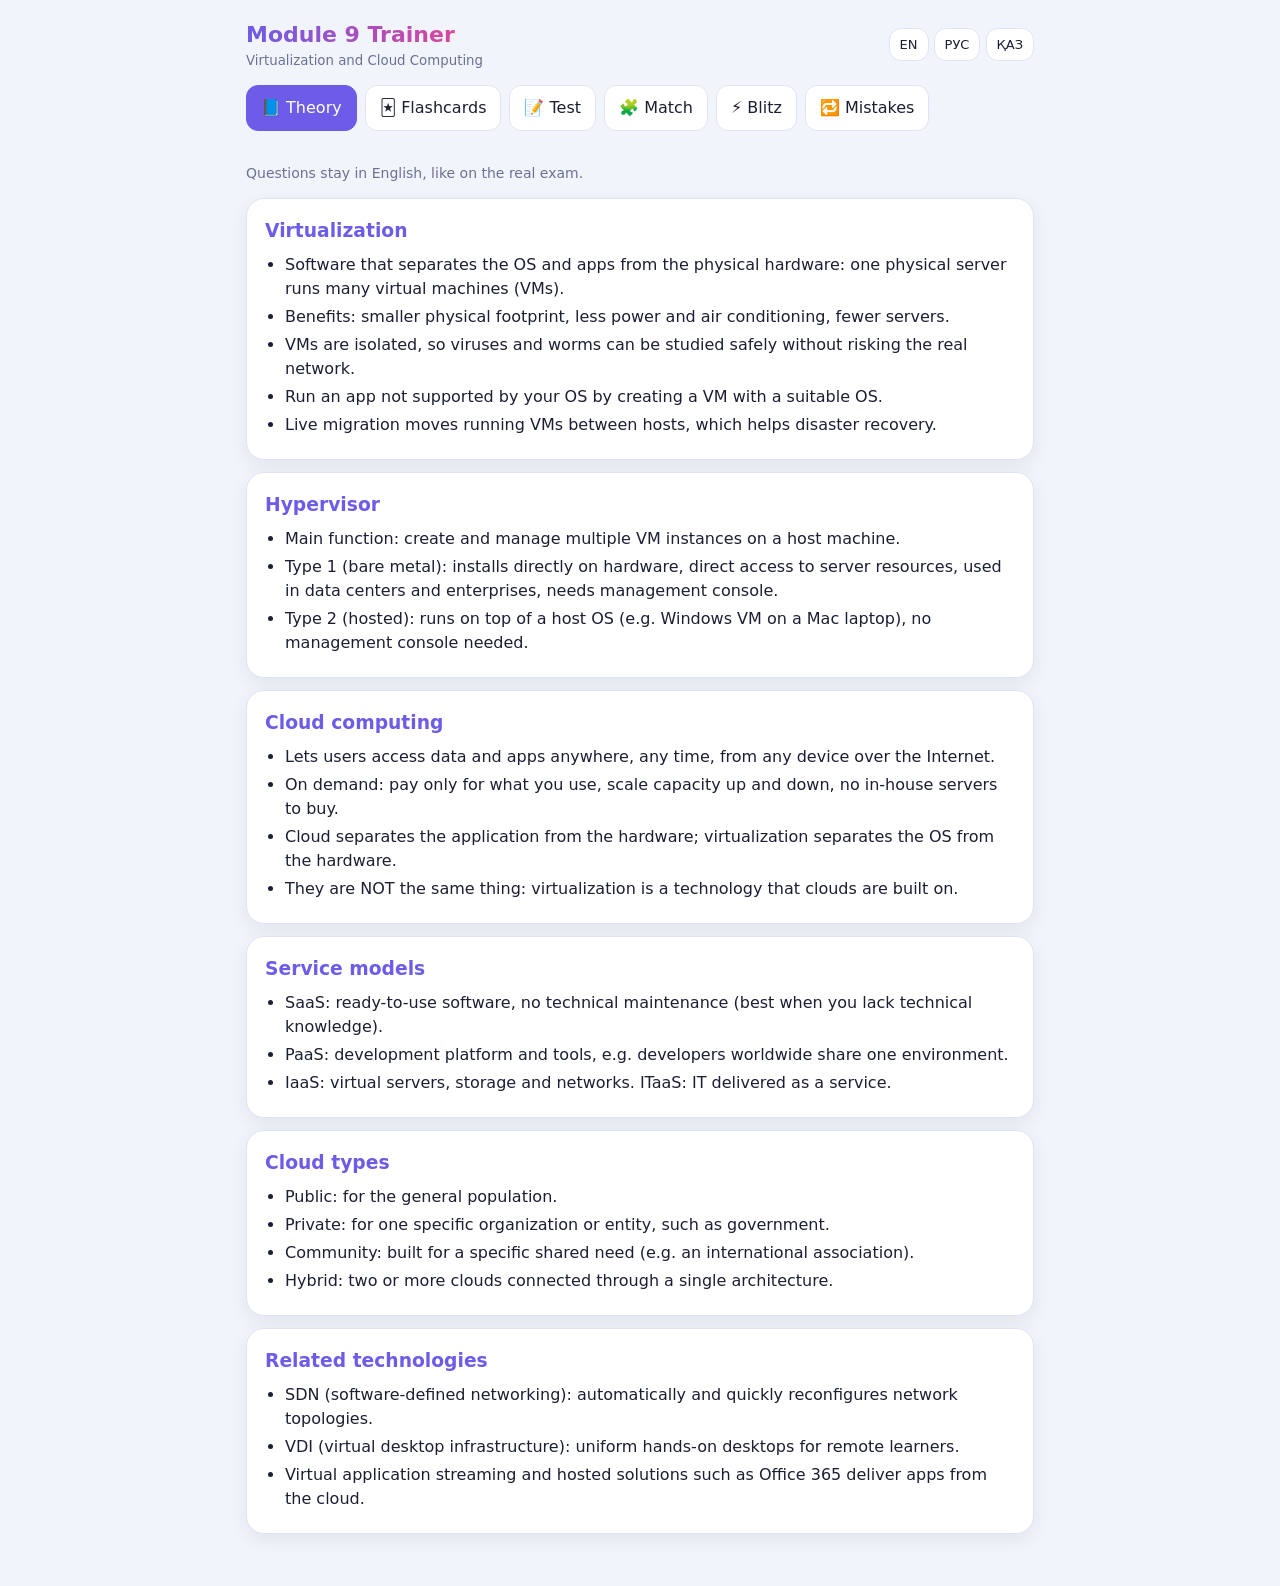
<file: index.html>
<!DOCTYPE html><html lang="en"><head><meta charset="utf-8"><meta name="viewport" content="width=device-width, initial-scale=1, viewport-fit=cover"><title>Module 9 Trainer</title>
<link rel="stylesheet" href="style.css">
</head><body>
<header><div><h1 id="ti"></h1><small id="su"></small></div><div class="lg"><button onclick="setL('en')">EN</button> <button onclick="setL('ru')">РУС</button> <button onclick="setL('kk')">ҚАЗ</button></div></header>
<nav id="nv"></nav><main id="A"></main>
<script src="data.js"></script>
<script src="app.js"></script>
</body></html>
</file>
<file: style.css>
:root{--bg:#f2f4fb;--cd:#fff;--tx:#1b1f33;--mu:#6b7194;--ac:#6c5ce7;--ok:#16a34a;--bd:#dc2626;--ln:#dfe3f3;box-sizing:border-box;padding-top:env(safe-area-inset-top,0px);padding-bottom:env(safe-area-inset-bottom,0px)}
@media(prefers-color-scheme:dark){:root:not([data-theme="light"]){--bg:#12142a;--cd:#1c1f3d;--tx:#eef0ff;--mu:#9aa0c9;--ac:#8b7dff;--ok:#34d399;--bd:#f87171;--ln:#2d3160;color-scheme:dark}}
*{box-sizing:border-box}body{margin:0;background:var(--bg);color:var(--tx);font:16px/1.5 system-ui,-apple-system,Segoe UI,sans-serif}
header{padding:18px 16px 8px;max-width:820px;margin:auto;display:flex;flex-wrap:wrap;gap:10px;justify-content:space-between;align-items:center}
h1{margin:0;font-size:22px;background:linear-gradient(90deg,var(--ac),#e84393);-webkit-background-clip:text;background-clip:text;color:transparent}
header small{color:var(--mu);display:block}
.lg button{padding:6px 10px;font-size:13px}
nav{max-width:820px;margin:auto;padding:6px 16px;display:flex;gap:8px;overflow-x:auto}
main{max-width:820px;margin:auto;padding:12px 16px 40px}
button{font:inherit;border:1px solid var(--ln);background:var(--cd);color:var(--tx);padding:10px 14px;border-radius:12px;cursor:pointer;transition:.15s}
button:hover{border-color:var(--ac)}button.on,button.pri{background:var(--ac);color:#fff;border-color:var(--ac)}
nav button{white-space:nowrap}
.card{background:var(--cd);border:1px solid var(--ln);border-radius:18px;padding:18px;margin:12px 0;box-shadow:0 6px 20px #0001}
.card h3{margin:0 0 8px;color:var(--ac)}.card ul{margin:0;padding-left:20px}.card li{margin:4px 0}
.mu{color:var(--mu);font-size:14px}.row{display:flex;gap:10px;flex-wrap:wrap;margin-top:12px}.row button{flex:1}
.fc{min-height:220px;display:flex;flex-direction:column;justify-content:center;text-align:center;font-size:20px;cursor:pointer;background:linear-gradient(135deg,var(--cd),var(--bg));border:2px solid var(--ac);border-radius:22px;padding:22px;margin:12px 0}
.fc.f{border-color:var(--ok)}
.op{display:block;width:100%;text-align:left;margin:8px 0}.op.ok{background:var(--ok);color:#fff;border-color:var(--ok)}.op.bad{background:var(--bd);color:#fff;border-color:var(--bd)}.op.sel{border-color:var(--ac);border-width:2px}
.bar{height:8px;background:var(--ln);border-radius:9px;overflow:hidden}.bar i{display:block;height:100%;background:var(--ac)}
.cols{display:grid;grid-template-columns:1fr 1fr;gap:10px}.cols button{width:100%;margin-bottom:8px;font-size:14px}
.big{font-size:44px;text-align:center;margin:8px}
</file>
